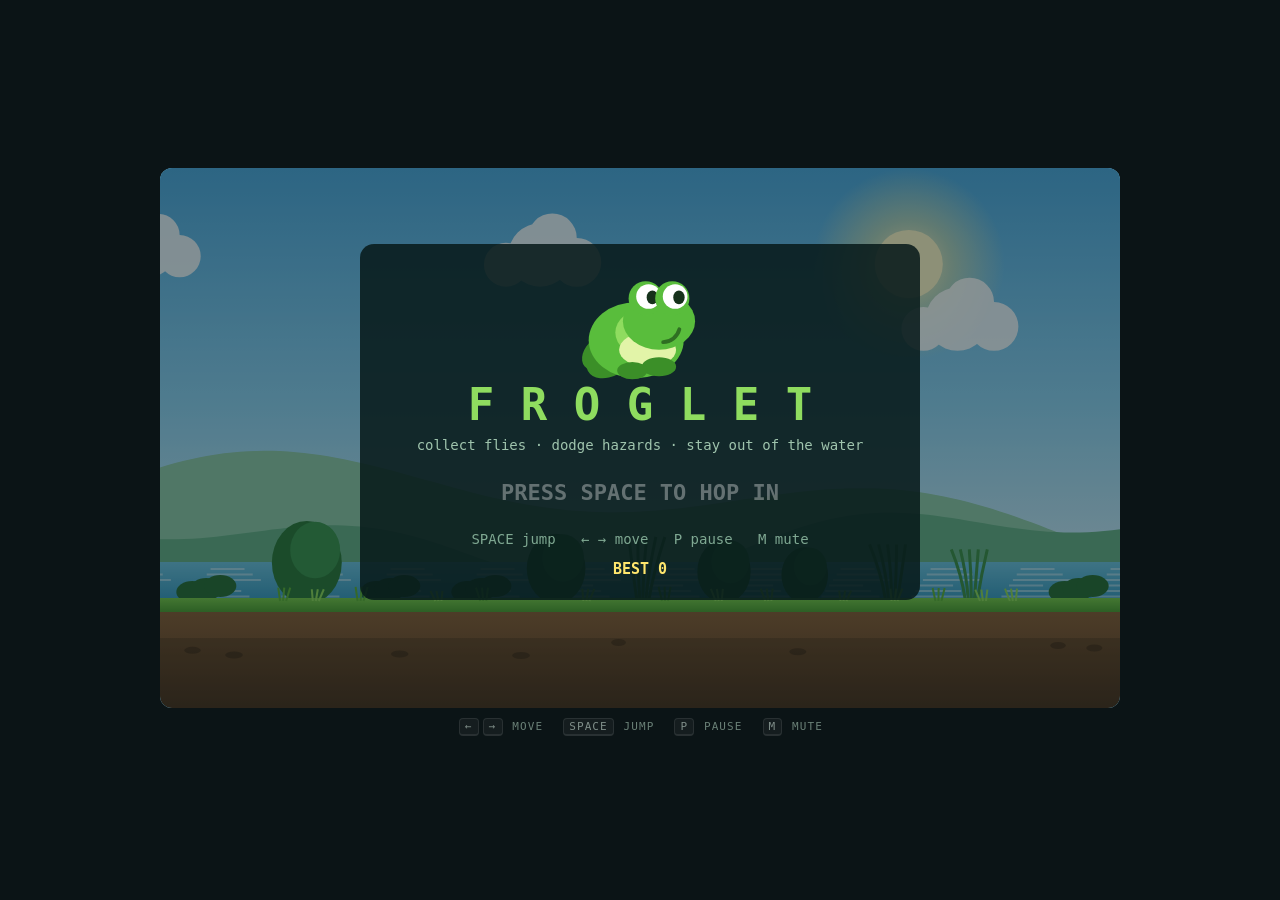
<file: games/froglet/index.html>
<!DOCTYPE html>
<html lang="en">
<head>
  <meta charset="utf-8">
  <meta name="viewport" content="width=device-width, initial-scale=1">
  <title>Froglet — Frog Jump</title>
  <link rel="stylesheet" href="css/style.css">
</head>
<body>
  <main class="stage">
    <canvas id="game" width="960" height="540" tabindex="0" aria-label="Froglet game"></canvas>
    <p class="hint">
      <span><kbd>&larr;</kbd><kbd>&rarr;</kbd> move</span>
      <span><kbd>Space</kbd> jump</span>
      <span><kbd>P</kbd> pause</span>
      <span><kbd>M</kbd> mute</span>
    </p>
  </main>

  <script src="js/config.js"></script>
  <script src="js/audio.js"></script>
  <script src="js/input.js"></script>
  <script src="js/scenery.js"></script>
  <script src="js/frog.js"></script>
  <script src="js/spawns.js"></script>
  <script src="js/game.js"></script>
  <script src="js/main.js"></script>
</body>
</html>
</file>
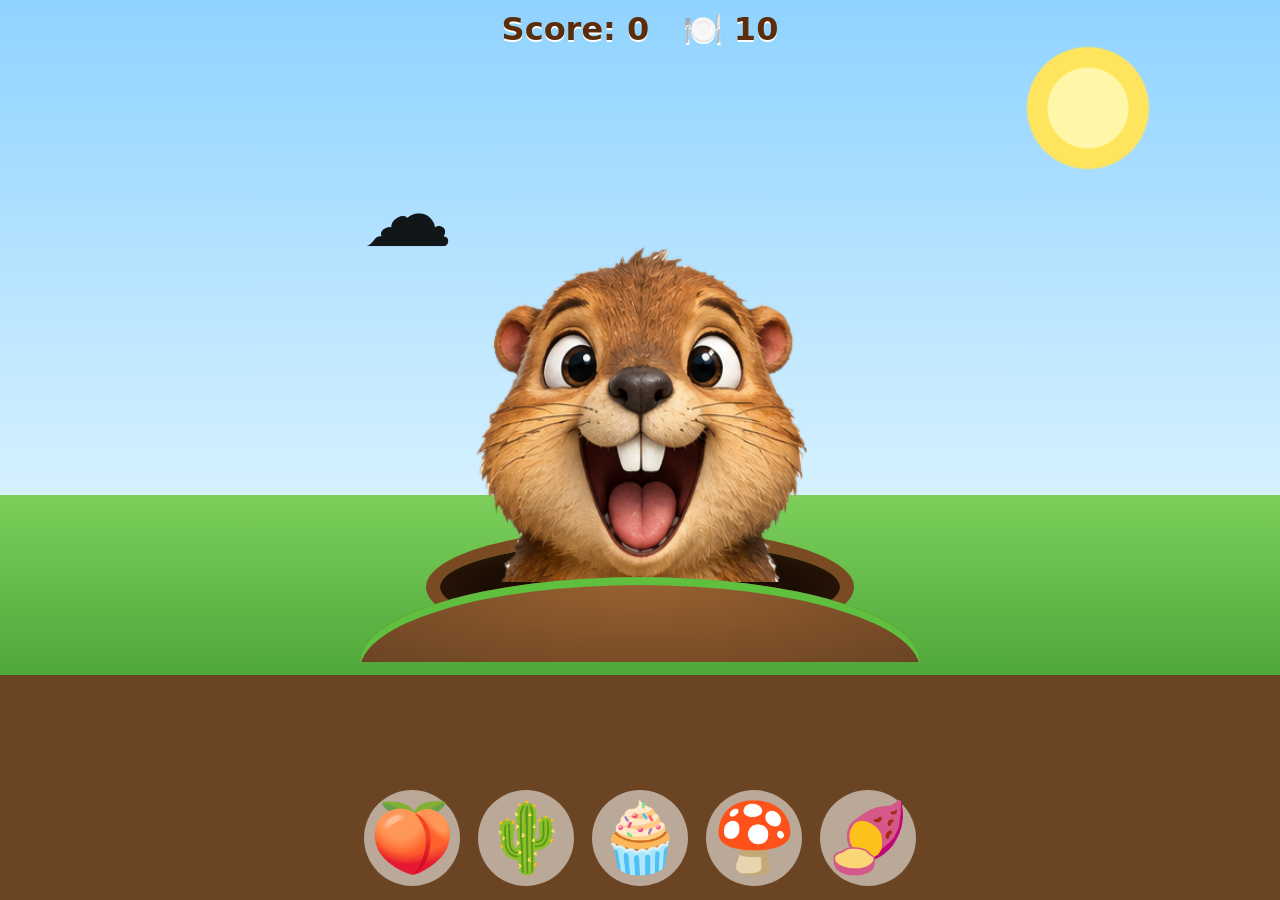
<file: games/nom-nom/index.html>
<!DOCTYPE html>
<html><head><meta charset="utf-8"><title>Nom Nom</title>
<style>
*{box-sizing:border-box;user-select:none;-webkit-user-select:none}
body{margin:0;height:100vh;overflow:hidden;background:radial-gradient(circle at 85% 12%,#fff6a8 0 40px,#ffe45e 41px 60px,transparent 62px),linear-gradient(#8fd3ff,#d6f1ff 55%,#7ccf5a 55%,#4fa83a 75%,#6b4423 75%);font-family:"Comic Sans MS",system-ui,sans-serif;touch-action:none}
#hud{position:absolute;top:10px;left:0;right:0;text-align:center;font-size:32px;font-weight:bold;color:#5a2d0c;text-shadow:0 2px #fff}
#stage{position:absolute;left:50%;top:48%;width:420px;height:420px;margin:-230px 0 0 -210px}
#clip{position:absolute;left:-250px;right:-250px;top:-300px;bottom:40px;overflow:hidden}
#g{position:absolute;left:250px;top:300px;width:420px;height:420px;transform-origin:50% 100%}
#hole{position:absolute;left:50%;bottom:-10px;width:400px;height:90px;margin-left:-200px;border-radius:50%;background:radial-gradient(#1b0d03 55%,#3a1e0a);box-shadow:0 0 0 14px #7a4a22}
#mound{position:absolute;left:50%;bottom:-40px;width:560px;height:85px;margin-left:-280px;border-radius:50% 50% 0 0/100% 100% 0 0;background:radial-gradient(ellipse at 50% 0,#9a6232,#6b4423);z-index:3;box-shadow:inset 0 8px 0 #5fbf3f}
.cloud{position:fixed;font-size:90px;opacity:.9;z-index:0}
#g img{position:absolute;left:50%;bottom:0;height:380px;transform:translateX(-50%)}
#mouth{position:absolute;left:50%;top:60%;width:130px;height:90px;margin-left:-65px;pointer-events:none}
#tray{z-index:5;position:absolute;bottom:14px;left:0;right:0;display:flex;justify-content:center;gap:18px}
.food{font-size:68px;width:96px;height:96px;display:grid;place-items:center;background:#fff8;border-radius:50%;cursor:grab;touch-action:none}
.food.drag{position:fixed;z-index:9;cursor:grabbing;background:none}
#say{position:absolute;left:50%;top:6%;transform:translateX(-50%);font-size:42px;font-weight:bold;opacity:0;white-space:nowrap}
#over{position:absolute;inset:0;background:#000a;color:#fff;display:none;flex-direction:column;align-items:center;justify-content:center;font-size:40px;gap:16px;z-index:20}
#over button{font:inherit;font-size:30px;padding:10px 30px;border-radius:30px;border:0;background:#ffd23f;cursor:pointer}
</style></head><body>
<div id="hud">Score: <span id="sc">0</span> &nbsp; 🍽️ <span id="left">10</span></div>
<div id="say"></div>
<div class="cloud" style="top:8%;left:-120px">☁️</div><div class="cloud" style="top:18%;left:-120px">☁️</div>
<div id="stage"><div id="hole"></div><div id="clip"><div id="g"><img id="face" src="open.png" draggable="false"></div></div><div id="mound"></div><div id="mouth"></div></div>
<div id="tray"></div>
<div id="over"><div id="msg"></div><button onclick="start()">Play again</button></div>
<script src="gsap.min.js"></script>
<script>
// taste: 1 likes, 0 meh, -1 hates
const FOODS=[["🍎",1],["🍕",1],["🍪",1],["🥕",1],["🌽",1],["🍓",1],["🍔",1],["🍟",1],["🌭",1],["🍩",1],["🍦",1],["🍰",1],["🧁",1],["🍇",1],["🍉",1],["🍑",1],["🥞",1],["🍿",1],["🍫",1],["🥨",1],["🍗",1],["🌮",1],
["🍌",0],["🍞",0],["🥚",0],["🧀",0],["🥔",0],["🍚",0],["🍝",0],["🥛",0],["🥜",0],["🍐",0],["🥐",0],["🍠",0],["🥥",0],
["🥦",-1],["🧅",-1],["🐟",-1],["🌶️",-1],["🍋",-1],["🧦",-1],["🧄",-1],["🥬",-1],["🍆",-1],["🦴",-1],["🪱",-1],["🧼",-1],["👟",-1],["🍄",-1],["🥒",-1],["🌵",-1]];
const IMGS={};["open","bite","chew1","chew2","swallow","happy","indiff","disgust"].forEach(n=>{IMGS[n]=new Image();IMGS[n].src=n+".png"});
const $=id=>document.getElementById(id),face=$("face"),g=$("g"),say=$("say"),tray=$("tray");
const D=window.dashboard||{save(){},load(){},setScore(){}};
const ROUNDS=10;let score,left,busy,tl;
const pose=n=>()=>{face.src=IMGS[n].src};
document.querySelectorAll(".cloud").forEach((c,i)=>gsap.to(c,{left:"105%",duration:60+i*35,delay:-i*30,repeat:-1,ease:"none"}));
// idle breathing / blink-bounce
const idle=gsap.to(g,{scaleY:1.03,duration:1.2,yoyo:true,repeat:-1,ease:"sine.inOut"});

function fillTray(){
  tray.innerHTML="";
  [...FOODS].sort(()=>Math.random()-.5).slice(0,5).forEach(([e,t])=>{
    const d=document.createElement("div");d.className="food";d.textContent=e;d.dataset.t=t;
    d.onpointerdown=ev=>drag(ev,d);tray.appendChild(d);
  });
}
function drag(ev,d){
  if(busy)return;
  const r=d.getBoundingClientRect(),ox=ev.clientX-r.left,oy=ev.clientY-r.top;
  d.setPointerCapture(ev.pointerId);d.classList.add("drag");
  const mv=e=>{d.style.left=e.clientX-ox+"px";d.style.top=e.clientY-oy+"px"};
  mv(ev);
  const open=()=>{const m=$("mouth").getBoundingClientRect(),f=d.getBoundingClientRect();
    return Math.abs(f.left+f.width/2-(m.left+m.width/2))<m.width*.9&&Math.abs(f.top+f.height/2-(m.top+m.height/2))<m.height*1.2};
  d.onpointermove=e=>{mv(e);if(!busy)face.src=open()?IMGS.open.src:IMGS.swallow.src;};
  d.onpointerup=e=>{d.onpointermove=d.onpointerup=null;
    if(open())feed(d);else{d.classList.remove("drag");d.style.left=d.style.top="";face.src=IMGS.open.src}};
}
function popText(t,col){say.textContent=t;say.style.color=col;
  gsap.fromTo(say,{opacity:1,y:20,scale:.4},{y:0,scale:1.2,duration:.4,ease:"back.out(3)"});
  gsap.to(say,{opacity:0,delay:1.6,duration:.4});}

function feed(d){
  busy=true;idle.pause();gsap.set(g,{x:0,y:0,rotation:0,scale:1});const t=+d.dataset.t,emoji=d.textContent,m=$("mouth").getBoundingClientRect();
  // food flies into mouth and shrinks
  gsap.to(d,{left:m.left+m.width/2-48,top:m.top+m.height/2-48,scale:.2,duration:.2,onComplete:()=>d.remove()});
  tl=gsap.timeline({onComplete:next});
  // shared chomp: bite, chew, chew, swallow with squash
  tl.call(pose("bite"),null,.2).to(g,{scaleY:.88,scaleX:1.1,duration:.12,yoyo:true,repeat:1},.2)
    .call(pose("chew1"),null,.5).to(g,{scaleX:1.12,scaleY:.92,duration:.1,yoyo:true,repeat:1},.5)
    .call(pose("chew2"),null,.75).to(g,{scaleX:.92,scaleY:1.1,duration:.1,yoyo:true,repeat:1},.75)
    .call(pose("chew1"),null,1).call(pose("chew2"),null,1.2)
    .call(pose("swallow"),null,1.45).to(g,{scaleY:1.2,scaleX:.85,duration:.15,yoyo:true,repeat:1},1.45);
  const T=1.8;
  if(t>0){ // LIKE: spinning, jumping party
    tl.call(pose("happy"),null,T).call(()=>{popText("YUMMY!!","#d6246e");add(10)},null,T)
      .to(g,{y:-120,rotation:360,duration:.5,ease:"power2.out"},T)
      .to(g,{y:0,duration:.35,ease:"bounce.out"},T+.5)
      .to(g,{rotation:-12,duration:.1,yoyo:true,repeat:5},T+.9)
      .to(g,{rotation:0,duration:.1},T+1.5)
      .call(()=>{gsap.set(g,{rotation:0});burst("❤️")},null,T+.5);
  }else if(t===0){ // MEH: sag, slow shrug, tilt
    tl.call(pose("indiff"),null,T).call(()=>{popText("meh...","#555");add(1)},null,T)
      .to(g,{scaleY:.85,y:15,rotation:6,duration:.8,ease:"sine.inOut"},T)
      .to(g,{rotation:-6,duration:.9,ease:"sine.inOut"},T+.8)
      .to(g,{scaleY:1,y:0,rotation:0,duration:.5},T+1.7);
  }else{ // HATE: recoil, shake, spit the food out
    tl.call(pose("disgust"),null,T).call(()=>{popText("BLEAARGH!","#2a8a1a");add(-5)},null,T)
      .to(g,{x:-70,rotation:-20,scale:1.15,duration:.12,ease:"power3.out"},T)
      .to(g,{x:12,rotation:6,duration:.05,yoyo:true,repeat:11},T+.12)
      .call(()=>spit(emoji),null,T+.4)
      .to(g,{x:0,rotation:0,scale:1,duration:.4,ease:"elastic.out(1,.4)"},T+1.1);
  }
}
function add(n){score=Math.max(0,score+n);$("sc").textContent=score}
function spit(e){const m=$("mouth").getBoundingClientRect(),s=document.createElement("div");
  s.textContent=e;s.style.cssText=`position:fixed;font-size:60px;z-index:8;left:${m.left+40}px;top:${m.top+20}px`;document.body.appendChild(s);
  gsap.to(s,{x:(Math.random()<.5?-1:1)*400,y:-150,rotation:900,duration:.5,ease:"power1.out"});
  gsap.to(s,{y:500,duration:.6,delay:.5,ease:"power2.in",onComplete:()=>s.remove()});}
function burst(e){for(let i=0;i<10;i++){const s=document.createElement("div"),m=$("mouth").getBoundingClientRect();
  s.textContent=e;s.style.cssText=`position:fixed;font-size:36px;z-index:8;left:${m.left+60}px;top:${m.top}px`;document.body.appendChild(s);
  gsap.to(s,{x:(Math.random()-.5)*500,y:-100-Math.random()*250,opacity:0,rotation:Math.random()*360,duration:1.2,ease:"power2.out",onComplete:()=>s.remove()});}}

function next(){
  face.src=IMGS.open.src;gsap.set(g,{x:0,y:0,rotation:0,scale:1});idle.restart();left--;$("left").textContent=left;
  D.setScore(score);
  if(left<=0){const best=D.load("highScore")||score;$("msg").textContent=`Score ${score}  (best ${Math.max(best,score)})`;$("over").style.display="flex";return}
  busy=false;fillTray();
}
function start(){score=0;left=ROUNDS;busy=false;$("sc").textContent=0;$("left").textContent=left;$("over").style.display="none";face.src=IMGS.open.src;fillTray()}
start();gsap.from(g,{y:400,duration:.8,ease:"back.out(1.5)"});
</script></body></html>
</file>
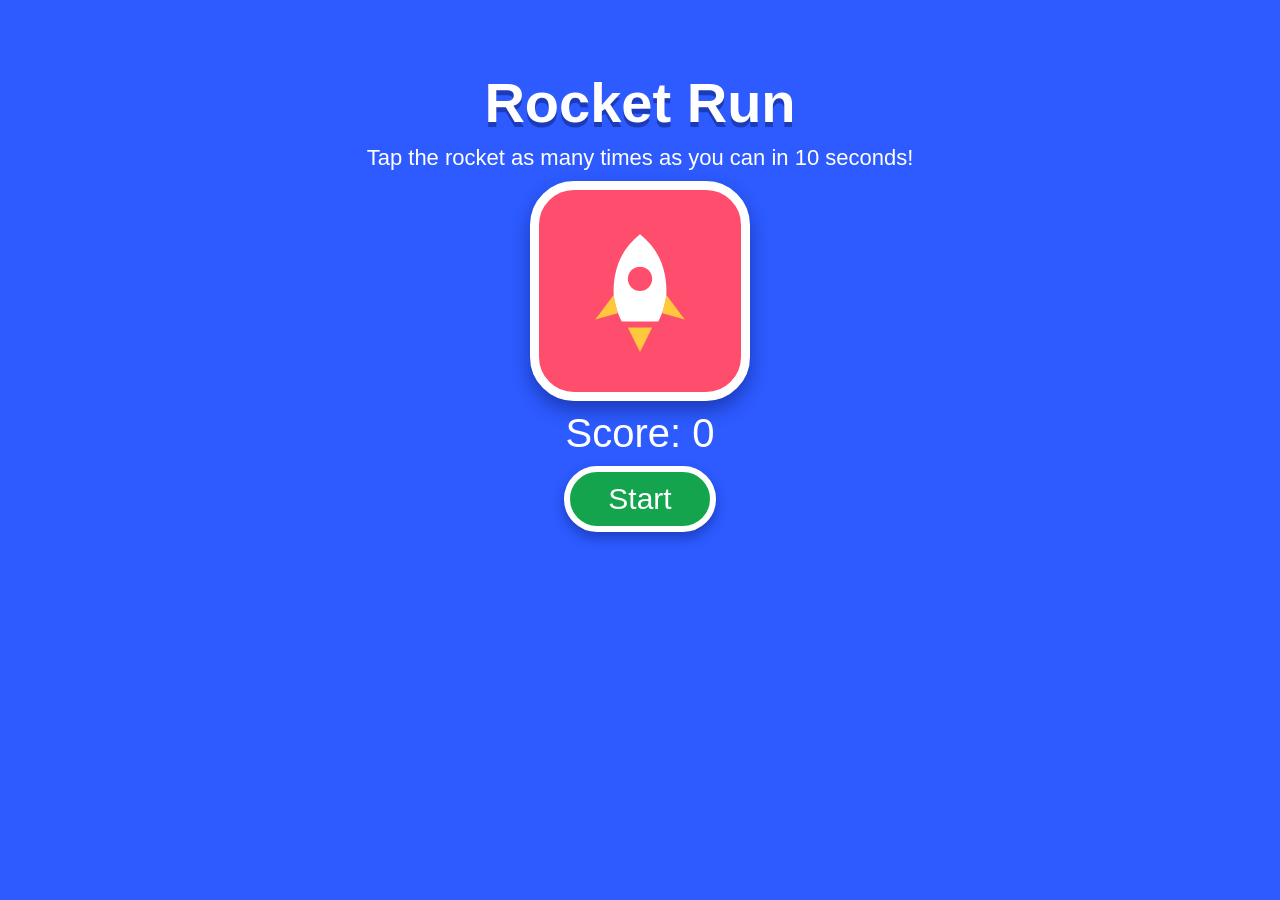
<file: games/rocket-run/index.html>
<!DOCTYPE html>
<html>
<head>
  <meta charset="utf-8">
  <link rel="stylesheet" href="style.css">
</head>
<body>
  <h1>Rocket Run</h1>
  <p id="best"></p>
  <p>Tap the rocket as many times as you can in 10 seconds!</p>
  <button id="rocket" aria-label="Rocket"><svg viewBox="0 0 64 64" width="130" height="130" aria-hidden="true"><path fill="#fff" d="M32 4c9 7 13 17 13 28 0 6-2 11-4 15H23c-2-4-4-9-4-15C19 21 23 11 32 4z"/><circle cx="32" cy="26" r="6" fill="#ff4d6d"/><path fill="#ffc83d" d="M19 34l-9 12 11-3zM45 34l9 12-11-3z"/><path fill="#ffc83d" d="M26 50h12l-6 12z"/></svg></button>
  <p id="score">Score: 0</p>
  <p id="time"></p>
  <button id="start">Start</button>
  <script src="game.js"></script>
</body>
</html>
</file>
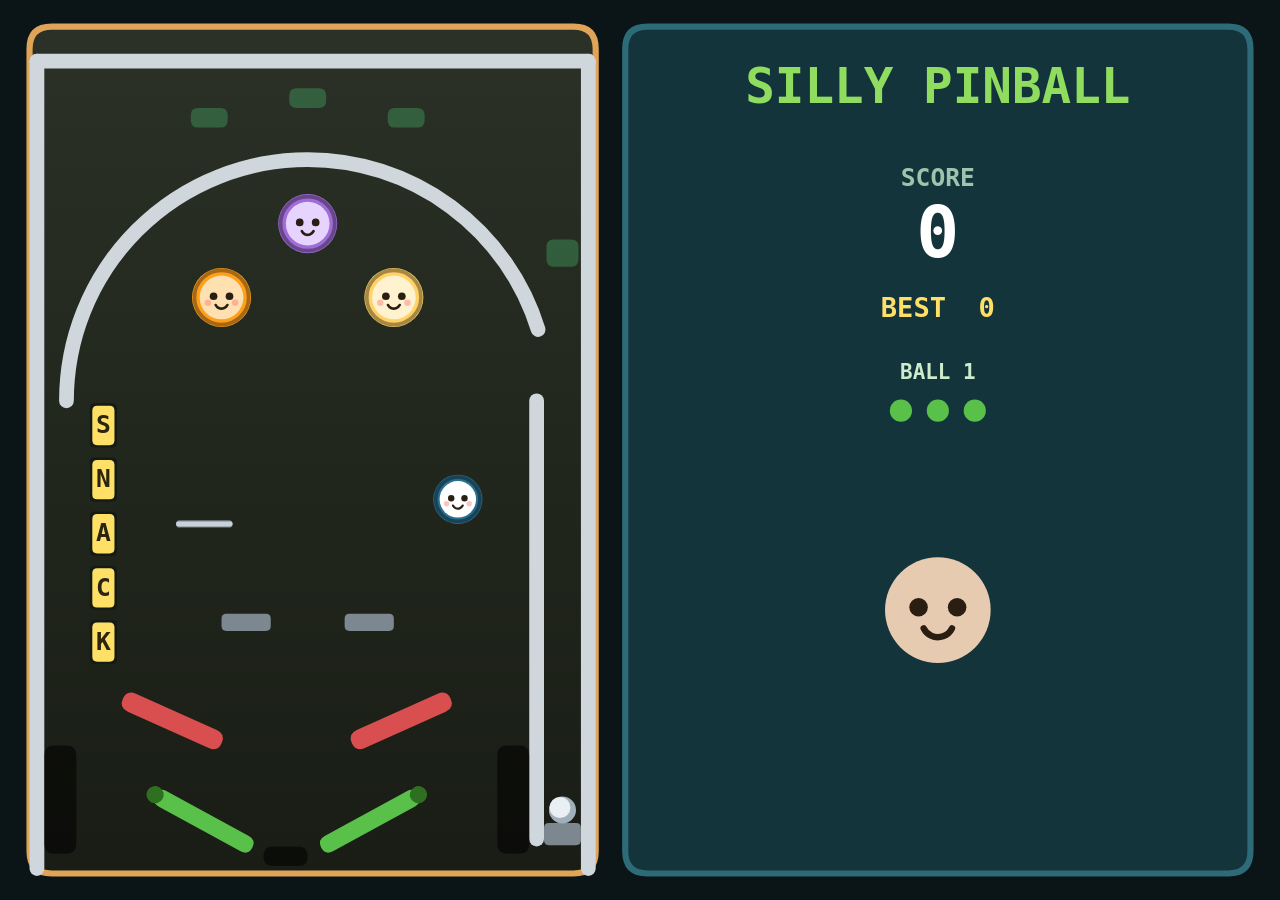
<file: games/silly-pinball/index.html>
<!DOCTYPE html>
<html lang="en">
<head>
  <meta charset="utf-8">
  <meta name="viewport" content="width=device-width, initial-scale=1">
  <title>Silly Pinball</title>
  <link rel="stylesheet" href="style.css">
</head>
<body>
  <canvas id="game" tabindex="0" aria-label="Silly Pinball"></canvas>
  <script src="matter.min.js"></script>
  <script src="js/config.js"></script>
  <script src="js/table.js"></script>
  <script src="js/rules.js"></script>
  <script src="js/physics.js"></script>
  <script src="js/input.js"></script>
  <script src="js/audio.js"></script>
  <script src="js/characters.js"></script>
  <script src="js/render.js"></script>
  <script src="js/game.js"></script>
  <script src="js/main.js"></script>
</body>
</html>
</file>
<file: games/froglet/css/style.css>
* {
  box-sizing: border-box;
}

html,
body {
  height: 100%;
}

body {
  margin: 0;
  background: #0b1416;
  color: #b8d9c6;
  display: flex;
  align-items: center;
  justify-content: center;
  font-family: ui-monospace, SFMono-Regular, Menlo, Consolas, monospace;
  -webkit-font-smoothing: antialiased;
}

.stage {
  text-align: center;
  padding: 16px;
}

canvas {
  display: block;
  width: min(94vw, 960px);
  height: auto;
  border-radius: 12px;
  background: #79c7ea;
  outline: none;
  /* ponytail: no box-shadow — a large blurred shadow behind a canvas that repaints every
     frame drops the JavaFX WebView to ~10fps (measured; ~90fps without). Add a wrapper
     element with a static shadow if the look is ever needed back. */
}

.hint {
  margin: 12px 0 0;
  font-size: 11px;
  letter-spacing: 0.1em;
  text-transform: uppercase;
  opacity: 0.55;
  display: flex;
  gap: 18px;
  justify-content: center;
  flex-wrap: wrap;
}

kbd {
  font: inherit;
  background: rgba(255, 255, 255, 0.08);
  border: 1px solid rgba(255, 255, 255, 0.16);
  border-bottom-width: 2px;
  border-radius: 4px;
  padding: 1px 5px;
  margin: 0 2px;
  color: #dff2e7;
}
</file>
<file: games/rocket-run/style.css>
body { font-family: "Lilita One", "Trebuchet MS", sans-serif; text-align: center; padding: 70px 20px 20px; background: #2d5bff; color: #fff; margin: 0; }
h1 { font-size: 56px; margin: 0 0 6px; text-shadow: 0 5px 0 rgba(8,20,100,.45); }
p { font-size: 22px; margin: 10px 0; }
#best { color: #ffc83d; font-size: 28px; }
#rocket { padding: 0; display: inline-flex; align-items: center; justify-content: center; background: #ff4d6d; border: 9px solid #fff; border-radius: 44px; width: 220px; height: 220px; cursor: pointer; box-shadow: 0 9px 18px rgba(8,20,100,.45); }
#rocket:active { transform: scale(.95); }
#score { font-size: 40px; }
#start { font-family: inherit; font-size: 30px; padding: 10px 38px; border-radius: 40px; border: 6px solid #fff; background: #14a44d; color: #fff; cursor: pointer; box-shadow: 0 6px 12px rgba(8,20,100,.4); }
#start:focus { outline: 4px solid #ffc83d; }
</file>
<file: games/silly-pinball/style.css>
html,
body {
  height: 100%;
}

body {
  margin: 0;
  overflow: hidden;
  background: #0b1416;
}

/* No box-shadow here, ever: a blurred shadow behind a canvas that repaints every frame
   drops the JavaFX WebView from ~80fps to ~8fps (measured). */
canvas {
  display: block;
  width: 100%;
  height: 100%;
  outline: none;
}
</file>
